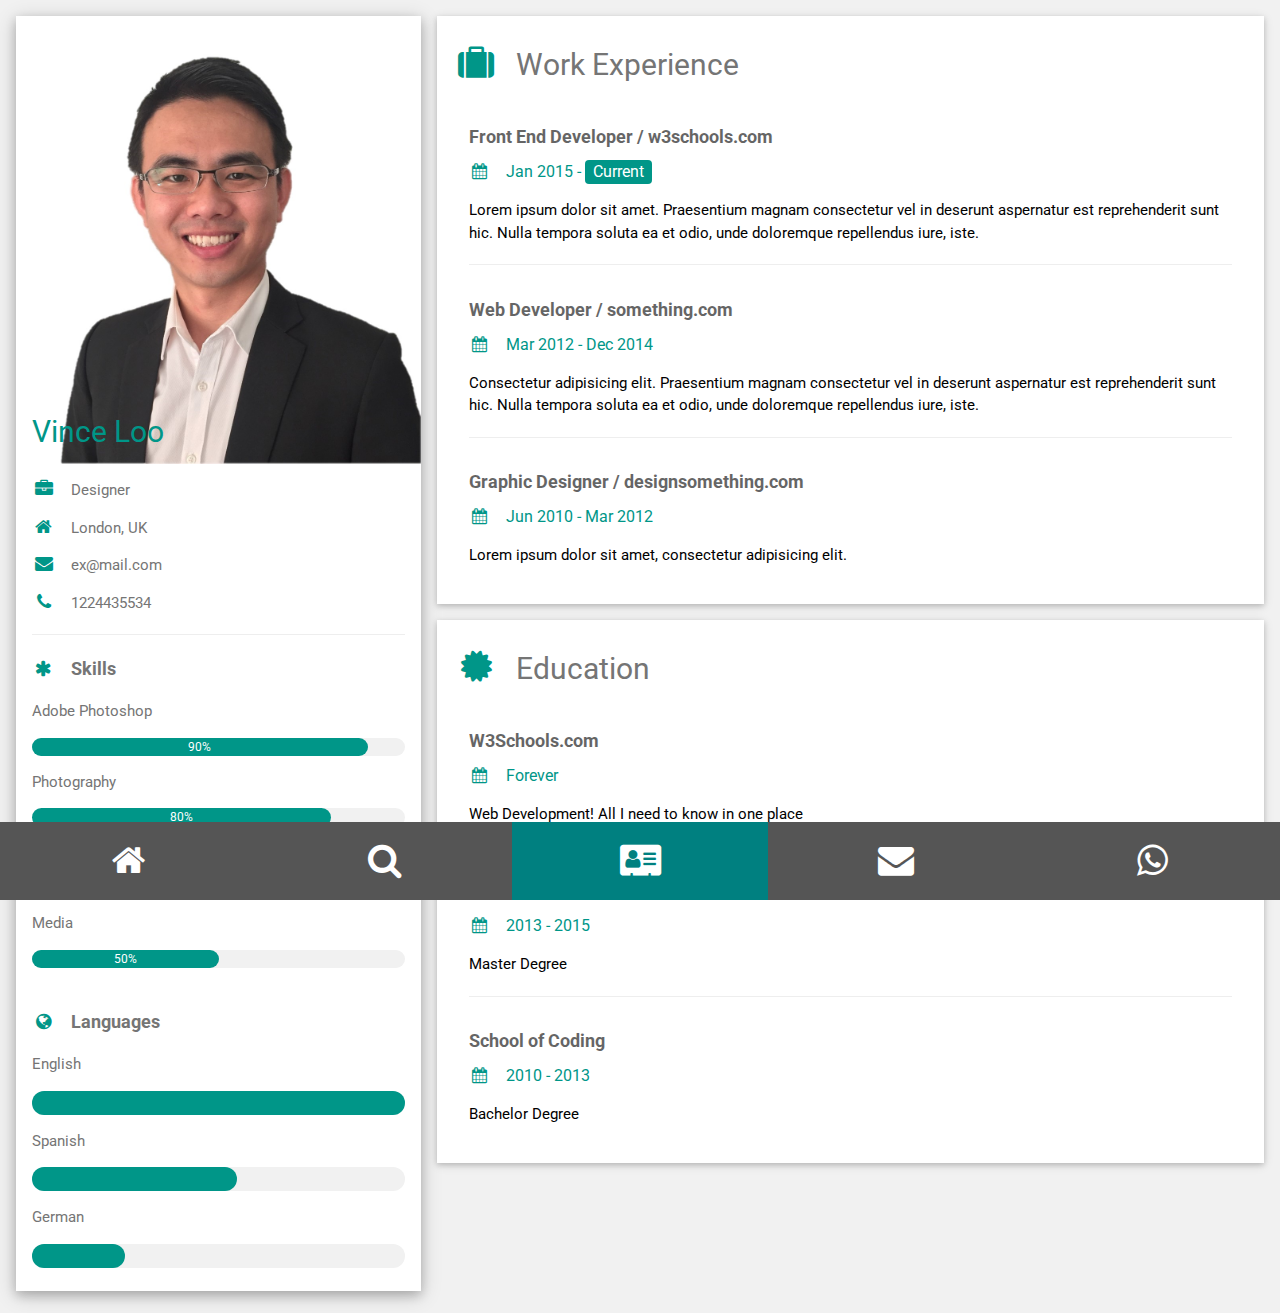
<file: Components/Contact.html>
<!DOCTYPE html>
<html>
<title>W3.CSS Template</title>
<meta charset="UTF-8">
<meta name="viewport" content="width=device-width, initial-scale=1">
<link rel="stylesheet" href="https://www.w3schools.com/w3css/4/w3.css">
<link rel='stylesheet' href='https://fonts.googleapis.com/css?family=Roboto'>
<link rel="stylesheet" href="https://cdnjs.cloudflare.com/ajax/libs/font-awesome/4.7.0/css/font-awesome.min.css">
<link rel="stylesheet" type="text/css" href="css.css"/>
<script type="text/javascript" src="javascript.js"></script>
<style>
html,body,h1,h2,h3,h4,h5,h6 {font-family: "Roboto", sans-serif}
</style>
<body class="w3-light-grey">

<!-- Page Container -->
<div class="w3-content w3-margin-top" style="max-width:1400px;">

  <!-- The Grid -->
  <div class="w3-row-padding">
  
    <!-- Left Column -->
    <div class="w3-third">
    
      <div class="w3-white w3-text-grey w3-card-4">
        <div class="w3-display-container">
          <img src="Photo corporate Loo Hoong Shen.jpg" style="width:100%" alt="Avatar">
          <div class="w3-display-bottomleft w3-container w3-text-teal">
            <h2>Vince Loo</h2>
          </div>
        </div>
        <div class="w3-container">
          <p><i class="fa fa-briefcase fa-fw w3-margin-right w3-large w3-text-teal"></i>Designer</p>
          <p><i class="fa fa-home fa-fw w3-margin-right w3-large w3-text-teal"></i>London, UK</p>
          <p><i class="fa fa-envelope fa-fw w3-margin-right w3-large w3-text-teal"></i>ex@mail.com</p>
          <p><i class="fa fa-phone fa-fw w3-margin-right w3-large w3-text-teal"></i>1224435534</p>
          <hr>

          <p class="w3-large"><b><i class="fa fa-asterisk fa-fw w3-margin-right w3-text-teal"></i>Skills</b></p>
          <p>Adobe Photoshop</p>
          <div class="w3-light-grey w3-round-xlarge w3-small">
            <div class="w3-container w3-center w3-round-xlarge w3-teal" style="width:90%">90%</div>
          </div>
          <p>Photography</p>
          <div class="w3-light-grey w3-round-xlarge w3-small">
            <div class="w3-container w3-center w3-round-xlarge w3-teal" style="width:80%">
              <div class="w3-center w3-text-white">80%</div>
            </div>
          </div>
          <p>Illustrator</p>
          <div class="w3-light-grey w3-round-xlarge w3-small">
            <div class="w3-container w3-center w3-round-xlarge w3-teal" style="width:75%">75%</div>
          </div>
          <p>Media</p>
          <div class="w3-light-grey w3-round-xlarge w3-small">
            <div class="w3-container w3-center w3-round-xlarge w3-teal" style="width:50%">50%</div>
          </div>
          <br>

          <p class="w3-large w3-text-theme"><b><i class="fa fa-globe fa-fw w3-margin-right w3-text-teal"></i>Languages</b></p>
          <p>English</p>
          <div class="w3-light-grey w3-round-xlarge">
            <div class="w3-round-xlarge w3-teal" style="height:24px;width:100%"></div>
          </div>
          <p>Spanish</p>
          <div class="w3-light-grey w3-round-xlarge">
            <div class="w3-round-xlarge w3-teal" style="height:24px;width:55%"></div>
          </div>
          <p>German</p>
          <div class="w3-light-grey w3-round-xlarge">
            <div class="w3-round-xlarge w3-teal" style="height:24px;width:25%"></div>
          </div>
          <br>
        </div>
      </div><br>

    <!-- End Left Column -->
    </div>

    <!-- Right Column -->
    <div class="w3-twothird">
    
      <div class="w3-container w3-card w3-white w3-margin-bottom">
        <h2 class="w3-text-grey w3-padding-16"><i class="fa fa-suitcase fa-fw w3-margin-right w3-xxlarge w3-text-teal"></i>Work Experience</h2>
        <div class="w3-container">
          <h5 class="w3-opacity"><b>Front End Developer / w3schools.com</b></h5>
          <h6 class="w3-text-teal"><i class="fa fa-calendar fa-fw w3-margin-right"></i>Jan 2015 - <span class="w3-tag w3-teal w3-round">Current</span></h6>
          <p>Lorem ipsum dolor sit amet. Praesentium magnam consectetur vel in deserunt aspernatur est reprehenderit sunt hic. Nulla tempora soluta ea et odio, unde doloremque repellendus iure, iste.</p>
          <hr>
        </div>
        <div class="w3-container">
          <h5 class="w3-opacity"><b>Web Developer / something.com</b></h5>
          <h6 class="w3-text-teal"><i class="fa fa-calendar fa-fw w3-margin-right"></i>Mar 2012 - Dec 2014</h6>
          <p>Consectetur adipisicing elit. Praesentium magnam consectetur vel in deserunt aspernatur est reprehenderit sunt hic. Nulla tempora soluta ea et odio, unde doloremque repellendus iure, iste.</p>
          <hr>
        </div>
        <div class="w3-container">
          <h5 class="w3-opacity"><b>Graphic Designer / designsomething.com</b></h5>
          <h6 class="w3-text-teal"><i class="fa fa-calendar fa-fw w3-margin-right"></i>Jun 2010 - Mar 2012</h6>
          <p>Lorem ipsum dolor sit amet, consectetur adipisicing elit. </p><br>
        </div>
      </div>

      <div class="w3-container w3-card w3-white">
        <h2 class="w3-text-grey w3-padding-16"><i class="fa fa-certificate fa-fw w3-margin-right w3-xxlarge w3-text-teal"></i>Education</h2>
        <div class="w3-container">
          <h5 class="w3-opacity"><b>W3Schools.com</b></h5>
          <h6 class="w3-text-teal"><i class="fa fa-calendar fa-fw w3-margin-right"></i>Forever</h6>
          <p>Web Development! All I need to know in one place</p>
          <hr>
        </div>
        <div class="w3-container">
          <h5 class="w3-opacity"><b>London Business School</b></h5>
          <h6 class="w3-text-teal"><i class="fa fa-calendar fa-fw w3-margin-right"></i>2013 - 2015</h6>
          <p>Master Degree</p>
          <hr>
        </div>
        <div class="w3-container">
          <h5 class="w3-opacity"><b>School of Coding</b></h5>
          <h6 class="w3-text-teal"><i class="fa fa-calendar fa-fw w3-margin-right"></i>2010 - 2013</h6>
          <p>Bachelor Degree</p><br>
        </div>
      </div>

    <!-- End Right Column -->
    </div>
    
  <!-- End Grid -->
  </div>
  
  <!-- End Page Container -->
</div>


<div class="icon-bar navbar">
  <a href="../Index.html"><i class="fa fa-home"></i></a> 
  <a href="#"><i class="fa fa-search"></i></a> 
  <a class="active" href="contact.html"><i class="fa fa-address-card"></i></a> 
  <a href="#"><i class="fa fa-envelope" onclick="sendmail()"></i></a>
  <a href="https://wa.me/491735934925"><i class="fa fa-whatsapp" onclick="sendWa()"></i></a> 
</div>


</body>
</html>
</file>
<file: Components/css.css>
.navbar {
  background-color: #333;
  overflow: hidden;
  position: fixed;
  bottom: 0;
  width: 100%;
}

.icon-bar {
  width: 100%;
  background-color: #555;
  overflow: auto;
}

.icon-bar a {
  float: left;
  width: 20%;
  text-align: center;
  padding: 12px 0;
  transition: all 0.3s ease;
  color: white;
  font-size: 36px;
}

.icon-bar a:hover {
  background-color: #000;
}

.active {
  background-color: teal;
}



body {
  font-family: 'Lato', sans-serif;
}

.overlay {
  height: 100%;
  width: 0;
  position: fixed;
  z-index: 1;
  top: 0;
  left: 0;
  background-color: rgb(0,0,0);
  background-color: rgba(0,0,0, 0.9);
  overflow-x: hidden;
  transition: 0.5s;
}

.overlay-content {
  position: relative;
  top: 25%;
  width: 100%;
  text-align: center;
  margin-top: 30px;
}

.overlay a {
  padding: 8px;
  text-decoration: none;
  font-size: 36px;
  color: #818181;
  display: block;
  transition: 0.3s;
}

.overlay a:hover, .overlay a:focus {
  color: #f1f1f1;
}

.overlay .closebtn {
  position: absolute;
  top: 20px;
  right: 45px;
  font-size: 60px;
}

@media screen and (max-height: 450px) {
  .overlay a {font-size: 20px}
  .overlay .closebtn {
  font-size: 40px;
  top: 15px;
  right: 35px;
  }
}

.responsive {
  width: 100%;
  max-width: 1200px;
  height: auto;
}

<!-- 
video {
  display: block;
  width: 100%;
  height: auto;
  max-width: 800px;
  


}
 -->
</file>
